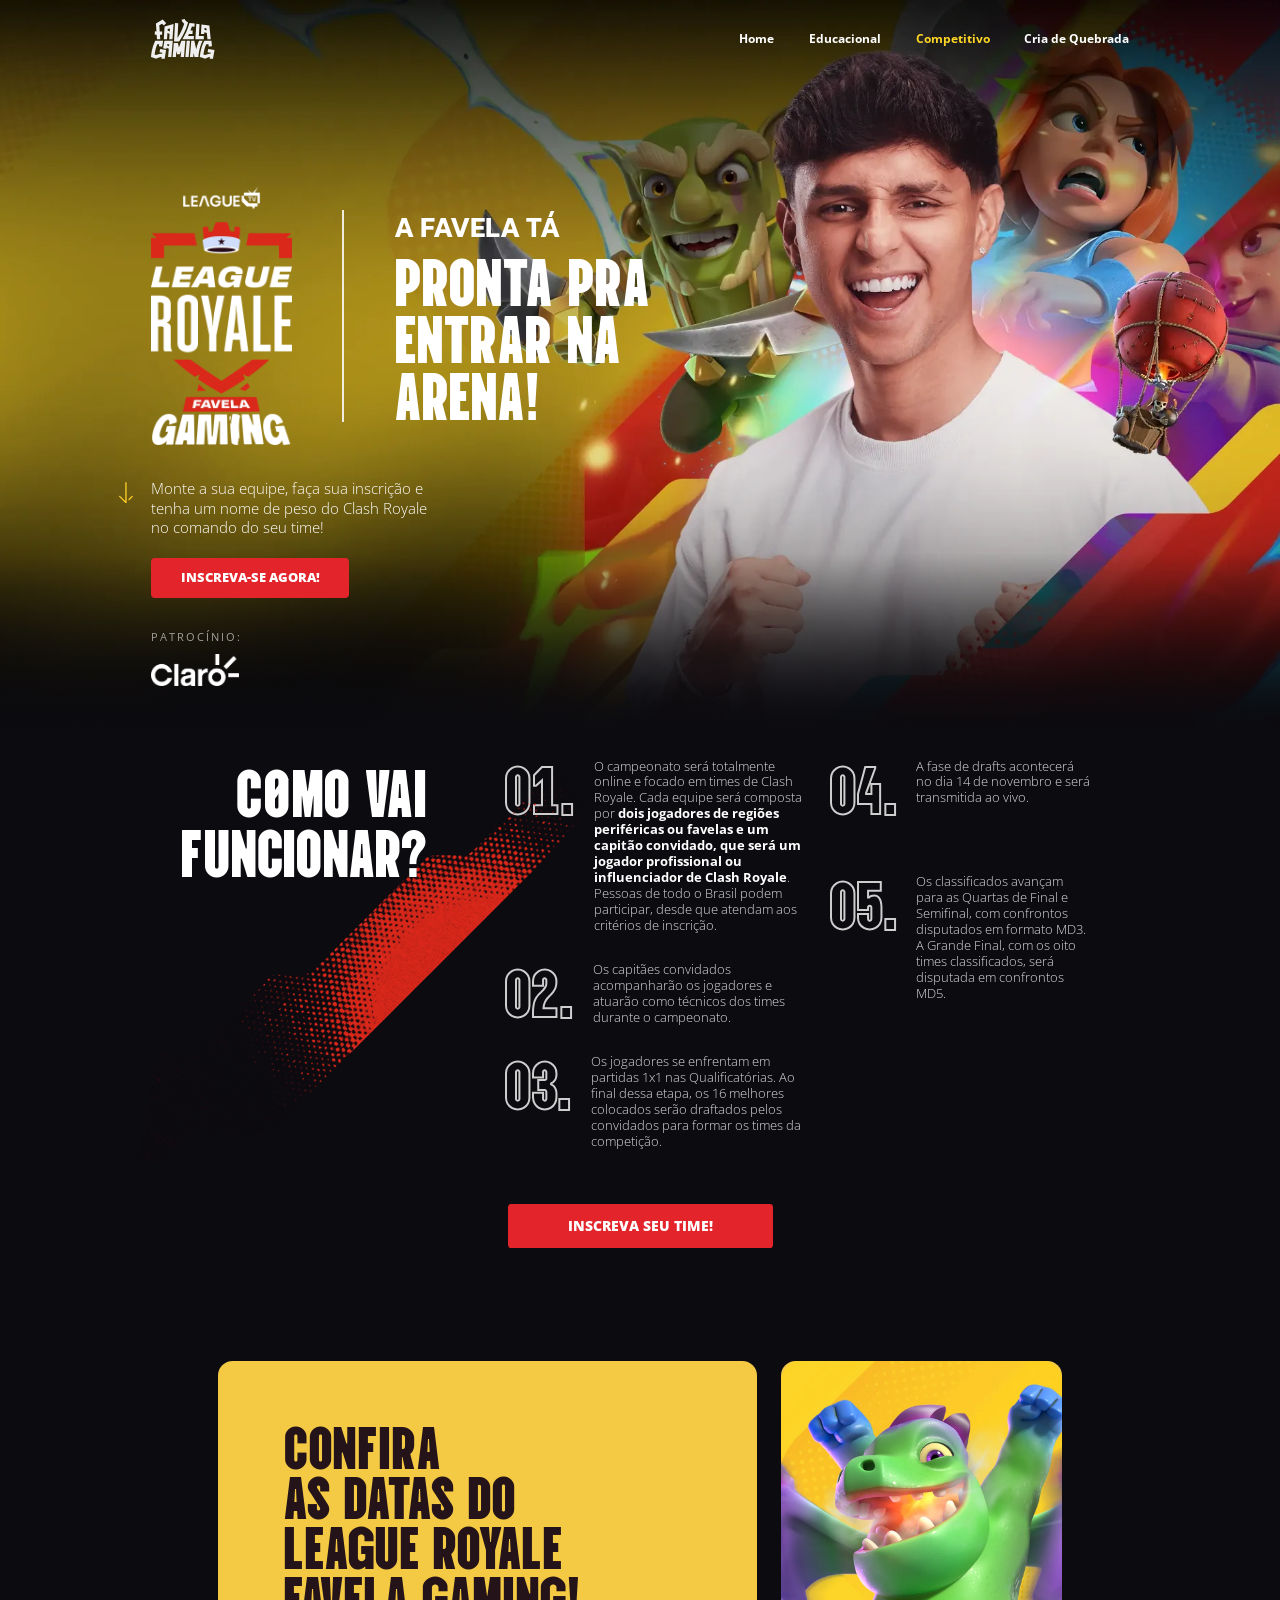
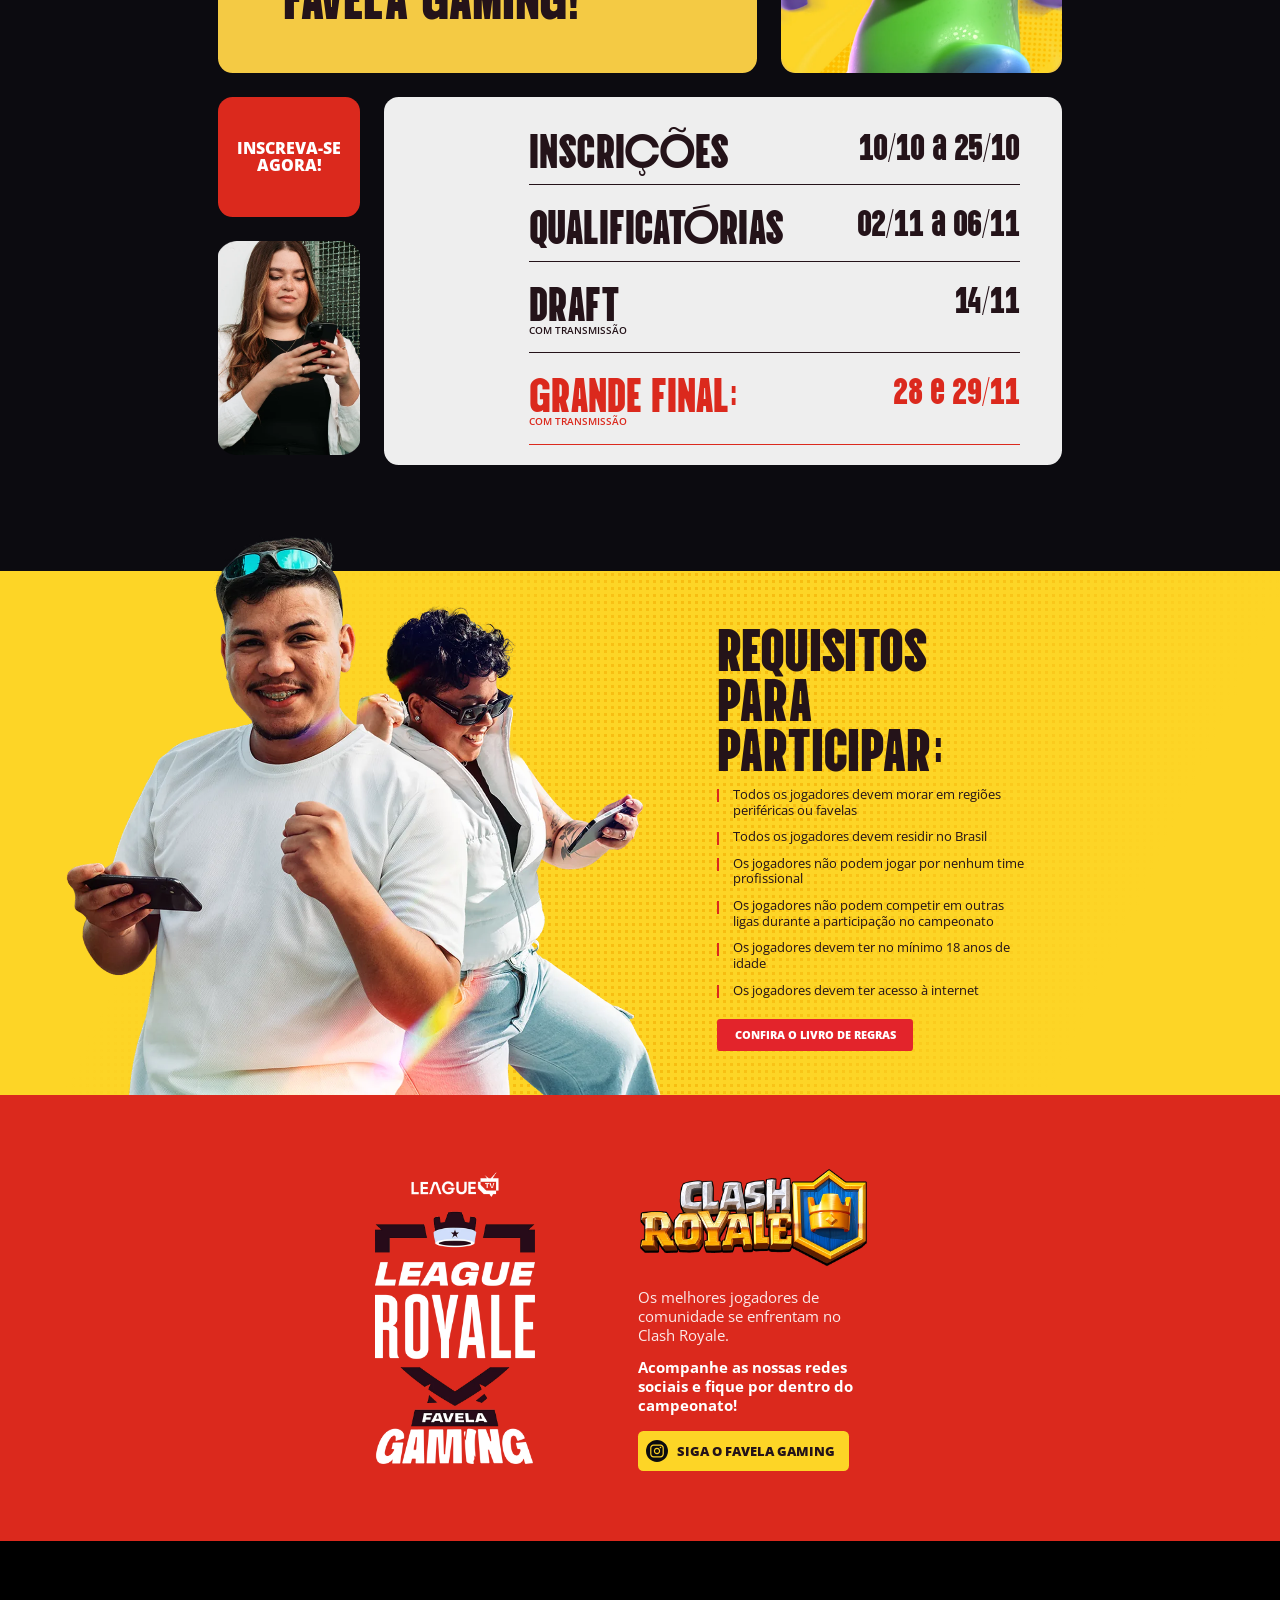
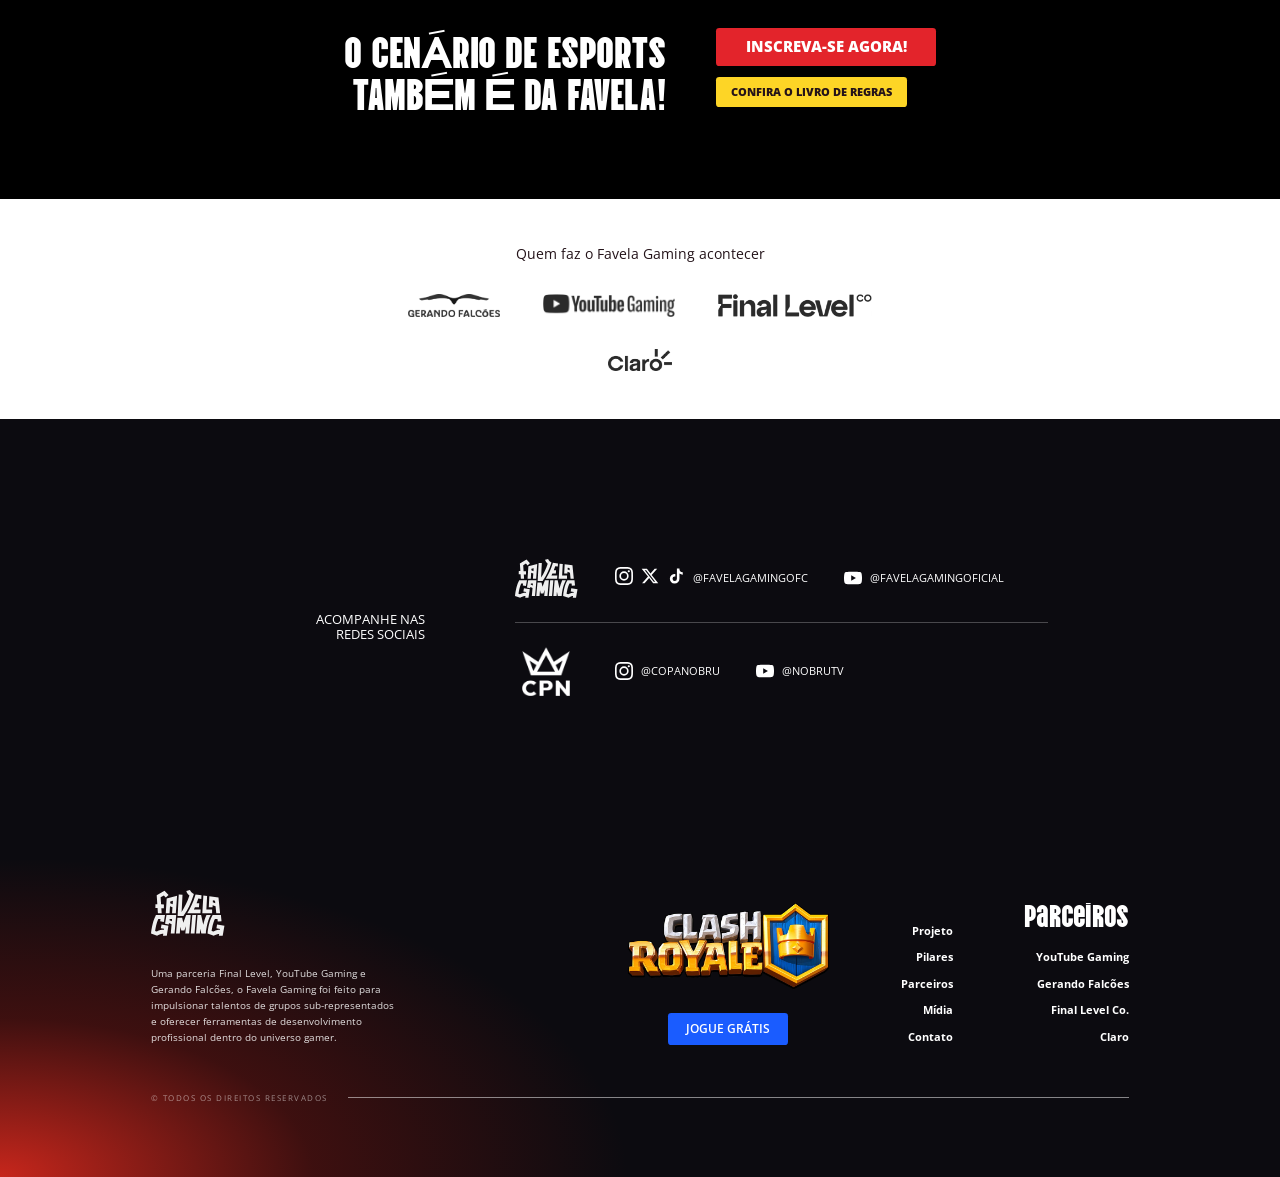
<file: cup/index.html>
<!doctype html>
<html lang="pt-BR">
<head>
  <meta charset="utf-8">
  <meta name="viewport" content="width=device-width, initial-scale=1">
  <script>
    // Garante que os caminhos relativos funcionem também em ".../cup" (sem barra no final)
    (function () {
      var p = location.pathname;
      if (!/\/$/.test(p) && !/\.html?$/.test(p)) document.write('<base href="' + p + '/">');
    })();
  </script>
  <title>Competitivo | League Royale Favela Gaming</title>
  <meta name="description" content="Monte a sua equipe, faça sua inscrição e tenha um nome de peso do Clash Royale no comando do seu time! Campeonato online League Royale Favela Gaming.">
  <link rel="icon" href="assets/logo-favela-gaming.svg" type="image/svg+xml">
  <link rel="preconnect" href="https://fonts.googleapis.com">
  <link rel="preconnect" href="https://fonts.gstatic.com" crossorigin>
  <link href="https://fonts.googleapis.com/css2?family=Vina+Sans&family=Kanit:wght@400;600;800&family=Open+Sans:wght@300;400;600;700;800&display=swap" rel="stylesheet">
  <link rel="stylesheet" href="css/style.css?v=202610091757">
</head>
<body>

  <!-- ===================== HEADER ===================== -->
  <header class="header">
    <div class="container header__inner">
      <a href="https://favelagaming.gg/" class="header__logo" aria-label="Favela Gaming">
        <img src="assets/logo-favela-gaming.svg" alt="Favela Gaming" data-label="logo-favela-gaming.svg">
      </a>
      <button class="header__toggle" aria-label="Abrir menu" aria-expanded="false" aria-controls="menu">
        <span></span><span></span><span></span>
      </button>
      <nav class="header__nav" id="menu">
        <a href="https://favelagaming.gg/">Home</a>
        <a href="https://favelagaming.gg/educacional">Educacional</a>
        <a href="https://favelagaming.gg/cup" class="is-active" aria-current="page">Competitivo</a>
        <a href="https://favelagaming.gg/cria">Cria de Quebrada</a>
      </nav>
    </div>
  </header>

  <main>
    <!-- ===================== HERO ===================== -->
    <section class="hero">
      <div class="container hero__content">
        <div class="hero__brand">
          <img class="hero__league" src="assets/logo-league-royale.webp" alt="League Royale Favela Gaming" data-label="logo-league-royale.webp">
          <span class="hero__divider" aria-hidden="true"></span>
          <h1 class="hero__title"><small>A favela tá</small> pronta pra entrar na arena!</h1>
        </div>
        <p class="hero__text">
          <svg class="hero__arrow" viewBox="0 0 21 32" width="21" height="32" fill="none" aria-hidden="true"><path d="M1.05 21.56 10.44 30.95V1.05" stroke="#FCCF27" stroke-width="2" stroke-linecap="round" stroke-linejoin="round"/><path d="M19.84 21.56 15.14 26.26" stroke="#FCCF27" stroke-width="2" stroke-linecap="round" stroke-linejoin="round"/></svg>
          Monte a sua equipe, faça sua inscrição e tenha um nome de peso do Clash Royale no comando do seu time!
        </p>
        <a href="https://docs.google.com/forms/d/e/1FAIpQLSey7lpM0vfxzBYxNLNa3rrnJIbP2X_q4BGfcj9vAVyHAKQ-5A/viewform" target="_blank" rel="noopener" class="btn btn--red">Inscreva-se agora!</a>
        <div class="hero__sponsor">
          <span>Patrocínio:</span>
          <a href="https://www.claro.com.br/" target="_blank" rel="noopener"><img class="logo-white" src="assets/logo-claro.webp" alt="Claro" data-label="logo-claro.webp"></a>
        </div>
      </div>
    </section>

    <!-- ===================== COMO VAI FUNCIONAR ===================== -->
    <section class="how" id="como-funciona">
      <div class="container how__grid">
        <div class="how__head">
          <h2 class="title title--xl">C<span class="o-slash">o</span>mo vai<br>funcionar?</h2>
          <img class="how__stripe" src="assets/faixa-como-funciona.webp" alt="" aria-hidden="true">
        </div>
        <ol class="how__steps">
          <li><span class="how__num">01.</span><p>O campeonato será totalmente online e focado em times de Clash Royale. Cada equipe será composta por <strong>dois jogadores de regiões periféricas ou favelas e um capitão convidado, que será um jogador profissional ou influenciador de Clash Royale</strong>. Pessoas de todo o Brasil podem participar, desde que atendam aos critérios de inscrição.</p></li>
          <li><span class="how__num">02.</span><p>Os capitães convidados acompanharão os jogadores e atuarão como técnicos dos times durante o campeonato.</p></li>
          <li><span class="how__num">03.</span><p>Os jogadores se enfrentam em partidas 1x1 nas Qualificatórias. Ao final dessa etapa, os 16 melhores colocados serão draftados pelos convidados para formar os times da competição.</p></li>
          <li><span class="how__num">04.</span><p>A fase de drafts acontecerá no dia 14 de novembro e será transmitida ao vivo.</p></li>
          <li><span class="how__num">05.</span><p>Os classificados avançam para as Quartas de Final e Semifinal, com confrontos disputados em formato MD3. A Grande Final, com os oito times classificados, será disputada em confrontos MD5.</p></li>
        </ol>
      </div>
      <div class="center">
        <a href="https://docs.google.com/forms/d/e/1FAIpQLSey7lpM0vfxzBYxNLNa3rrnJIbP2X_q4BGfcj9vAVyHAKQ-5A/viewform" target="_blank" rel="noopener" class="btn btn--red btn--lg">Inscreva seu time!</a>
      </div>
    </section>

    <!-- ===================== DATAS ===================== -->
    <section class="dates" id="datas">
      <div class="container dates__grid">
        <div class="card card--yellow dates__intro">
          <h2 class="title title--lg">Confira<br>as datas do<br>League Royale<br>Favela Gaming!</h2>
        </div>
        <div class="card dates__dragon">
          <img src="assets/dragao.webp" alt="Bebê dragão do Clash Royale comemorando" data-label="dragao.webp" loading="lazy">
        </div>
        <div class="dates__side">
          <a href="https://docs.google.com/forms/d/e/1FAIpQLSey7lpM0vfxzBYxNLNa3rrnJIbP2X_q4BGfcj9vAVyHAKQ-5A/viewform" target="_blank" rel="noopener" class="card card--red dates__cta">Inscreva-se agora!</a>
          <div class="card dates__photo">
            <img src="assets/menina-celular.webp" alt="Jogadora usando o celular" data-label="menina-celular.webp" loading="lazy">
          </div>
        </div>
        <div class="card card--light dates__table">
          <dl>
            <div class="dates__row"><dt>Inscrições</dt><dd>10/10 a 25/10</dd></div>
            <div class="dates__row"><dt>Qualificatórias</dt><dd>02/11 a 06/11</dd></div>
            <div class="dates__row"><dt>Draft <small>com transmissão</small></dt><dd>14/11</dd></div>
            <div class="dates__row dates__row--final"><dt>Grande final: <small>com transmissão</small></dt><dd>28 e 29/11</dd></div>
          </dl>
        </div>
      </div>
    </section>

    <!-- ===================== REQUISITOS ===================== -->
    <section class="reqs" id="requisitos">
      <div class="container reqs__grid">
        <div class="reqs__art">
          <img src="assets/requisitos-jogadores.webp" alt="Dois jogadores comemorando com o celular na mão" data-label="requisitos-jogadores.webp" loading="lazy">
        </div>
        <div class="reqs__content">
          <h2 class="title title--lg">Requisitos<br>para<br>participar:</h2>
          <ul class="reqs__list">
            <li>Todos os jogadores devem morar em regiões periféricas ou favelas</li>
            <li>Todos os jogadores devem residir no Brasil</li>
            <li>Os jogadores não podem jogar por nenhum time profissional</li>
            <li>Os jogadores não podem competir em outras ligas durante a participação no campeonato</li>
            <li>Os jogadores devem ter no mínimo 18 anos de idade</li>
            <li>Os jogadores devem ter acesso à internet</li>
          </ul>
          <a href="https://docs.google.com/document/d/1DY65qshKJvCwTbWOJ-pkZwqdz-B3n3Fq/edit?usp=sharing&amp;ouid=110179155121989752131&amp;rtpof=true&amp;sd=true" target="_blank" rel="noopener" class="btn btn--red btn--sm">Confira o livro de regras</a>
        </div>
      </div>
    </section>

    <!-- ===================== CLASH ROYALE ===================== -->
    <section class="clash">
      <div class="container clash__grid">
        <img class="clash__league" src="assets/logo-league-royale-escuro.webp" alt="League Royale Favela Gaming" data-label="logo-league-royale-escuro.webp" loading="lazy">
        <div class="clash__content">
          <img class="clash__logo" src="assets/logo-clash-royale.webp" alt="Clash Royale" data-label="logo-clash-royale.webp" loading="lazy">
          <p>Os melhores jogadores de comunidade se enfrentam no Clash Royale.</p>
          <p><strong>Acompanhe as nossas redes sociais e fique por dentro do campeonato!</strong></p>
          <a href="https://www.instagram.com/favelagamingofc/" target="_blank" rel="noopener" class="btn btn--yellow btn--sm btn--icon">
            <img src="assets/icone-instagram-redondo.svg" alt="" width="32" height="32">
            Siga o Favela Gaming
          </a>
        </div>
      </div>
    </section>

    <!-- ===================== CTA ===================== -->
    <section class="cta" id="inscricao">
      <div class="container cta__inner">
        <h2 class="title title--md">O cenário de esports<br>também é da favela!</h2>
        <div class="cta__buttons">
          <a href="https://docs.google.com/forms/d/e/1FAIpQLSey7lpM0vfxzBYxNLNa3rrnJIbP2X_q4BGfcj9vAVyHAKQ-5A/viewform" target="_blank" rel="noopener" class="btn btn--red btn--lg">Inscreva-se agora!</a>
          <a href="https://docs.google.com/document/d/1DY65qshKJvCwTbWOJ-pkZwqdz-B3n3Fq/edit?usp=sharing&amp;ouid=110179155121989752131&amp;rtpof=true&amp;sd=true" target="_blank" rel="noopener" class="btn btn--yellow btn--sm">Confira o livro de regras</a>
        </div>
      </div>
    </section>

    <!-- ===================== PARCEIROS ===================== -->
    <section class="partners" id="parceiros">
      <div class="container">
        <p class="partners__title">Quem faz o Favela Gaming acontecer</p>
        <ul class="partners__logos">
          <li><a href="https://gerandofalcoes.com/" target="_blank" rel="noopener"><img src="assets/logo-gerando-falcoes.webp" alt="Gerando Falcões" data-label="logo-gerando-falcoes.webp" loading="lazy"></a></li>
          <li><a href="https://www.youtube.com/@YouTubeBrasil" target="_blank" rel="noopener"><img src="assets/logo-youtube-gaming.webp" alt="YouTube Gaming" data-label="logo-youtube-gaming.webp" loading="lazy"></a></li>
          <li><a href="https://finallevel.com.br/" target="_blank" rel="noopener"><img src="assets/logo-final-level.webp" alt="Final Level Co." data-label="logo-final-level.webp" loading="lazy"></a></li>
          <li class="partners__break"><a href="https://www.claro.com.br/" target="_blank" rel="noopener"><img src="assets/logo-claro.webp" alt="Claro" data-label="logo-claro.webp" loading="lazy"></a></li>
        </ul>
      </div>
    </section>
  </main>

  <!-- ===================== FOOTER ===================== -->
  <footer class="footer">
    <div class="container">
      <div class="social">
        <p class="social__label">Acompanhe nas<br>redes sociais</p>
        <div class="social__rows">
          <div class="social__row">
            <img class="social__brand" src="assets/logo-favela-gaming.svg" alt="Favela Gaming" data-label="logo-favela-gaming.svg">
            <div class="social__links">
              <span class="social__group">
                <a href="https://www.instagram.com/favelagamingofc/" target="_blank" rel="noopener" aria-label="Instagram"><svg viewBox="0 0 24 24"><use href="#i-instagram"/></svg></a>
                <a href="https://twitter.com/favelagamingofc" target="_blank" rel="noopener" aria-label="X"><svg viewBox="0 0 24 24"><use href="#i-x"/></svg></a>
                <a href="https://www.tiktok.com/@favelagamingofc" target="_blank" rel="noopener" aria-label="TikTok"><svg viewBox="0 0 24 24"><use href="#i-tiktok"/></svg></a>
                <span>@favelagamingofc</span>
              </span>
              <a class="social__group" href="https://www.youtube.com/@FavelaGamingOficial" target="_blank" rel="noopener">
                <svg viewBox="0 0 24 24" aria-hidden="true"><use href="#i-youtube"/></svg>
                <span>@favelagamingoficial</span>
              </a>
            </div>
          </div>
          <div class="social__row">
            <img class="social__brand" src="assets/logo-cpn.webp" alt="CPN" data-label="logo-cpn.webp" loading="lazy">
            <div class="social__links">
              <a class="social__group" href="https://www.instagram.com/copanobru/" target="_blank" rel="noopener">
                <svg viewBox="0 0 24 24" aria-hidden="true"><use href="#i-instagram"/></svg>
                <span>@copanobru</span>
              </a>
              <a class="social__group" href="https://www.youtube.com/@NobruTV" target="_blank" rel="noopener">
                <svg viewBox="0 0 24 24" aria-hidden="true"><use href="#i-youtube"/></svg>
                <span>@nobrutv</span>
              </a>
            </div>
          </div>
        </div>
      </div>

      <div class="footer__main">
        <div class="footer__about">
          <img src="assets/logo-favela-gaming.svg" alt="Favela Gaming" data-label="logo-favela-gaming.svg">
          <p>Uma parceria Final Level, YouTube Gaming e Gerando Falcões, o Favela Gaming foi feito para impulsionar talentos de grupos sub-representados e oferecer ferramentas de desenvolvimento profissional dentro do universo gamer.</p>
        </div>
        <div class="footer__clash">
          <img src="assets/logo-clash-royale.webp" alt="Clash Royale" data-label="logo-clash-royale.webp" loading="lazy">
          <a href="https://clashroyale.com" target="_blank" rel="noopener" class="btn btn--blue btn--sm">Jogue grátis</a>
        </div>
        <nav class="footer__nav" aria-label="Rodapé">
          <!-- TODO: trocar pelas âncoras das seções da home (ex.: https://favelagaming.gg/#projeto) -->
          <a href="https://favelagaming.gg/">Projeto</a>
          <a href="https://favelagaming.gg/">Pilares</a>
          <a href="#parceiros">Parceiros</a>
          <a href="https://favelagaming.gg/">Mídia</a>
          <a href="https://favelagaming.gg/">Contato</a>
        </nav>
        <div class="footer__partners">
          <h3>Parceiros</h3>
          <a href="https://www.youtube.com/@YouTubeBrasil" target="_blank" rel="noopener">YouTube Gaming</a>
          <a href="https://gerandofalcoes.com/" target="_blank" rel="noopener">Gerando Falcões</a>
          <a href="https://finallevel.com.br/" target="_blank" rel="noopener">Final Level Co.</a>
          <a href="https://www.claro.com.br/" target="_blank" rel="noopener">Claro</a>
        </div>
      </div>

      <div class="footer__bottom">
        <span>© Todos os direitos reservados</span>
      </div>
    </div>
  </footer>

  <!-- Ícones -->
  <svg width="0" height="0" style="position:absolute" aria-hidden="true">
    <symbol id="i-instagram" viewBox="0 0 24 24"><path fill="currentColor" d="M12 2.2c3.2 0 3.6 0 4.8.1 3.3.1 4.8 1.7 4.9 4.9.1 1.3.1 1.6.1 4.8s0 3.6-.1 4.8c-.1 3.2-1.7 4.8-4.9 4.9-1.3.1-1.6.1-4.8.1s-3.6 0-4.8-.1c-3.3-.1-4.8-1.7-4.9-4.9C2.2 15.6 2.2 15.2 2.2 12s0-3.6.1-4.8C2.4 3.9 3.9 2.4 7.2 2.3 8.4 2.2 8.8 2.2 12 2.2zM12 0C8.7 0 8.3 0 7.1.1 2.7.3.3 2.7.1 7.1 0 8.3 0 8.7 0 12s0 3.7.1 4.9c.2 4.4 2.6 6.8 7 7 1.2.1 1.6.1 4.9.1s3.7 0 4.9-.1c4.4-.2 6.8-2.6 7-7 .1-1.2.1-1.6.1-4.9s0-3.7-.1-4.9c-.2-4.4-2.6-6.8-7-7C15.7 0 15.3 0 12 0zm0 5.8a6.2 6.2 0 1 0 0 12.4 6.2 6.2 0 0 0 0-12.4zM12 16a4 4 0 1 1 0-8 4 4 0 0 1 0 8zm6.4-11.8a1.4 1.4 0 1 0 0 2.9 1.4 1.4 0 0 0 0-2.9z"/></symbol>
    <symbol id="i-x" viewBox="0 0 24 24"><path fill="currentColor" d="M18.2 2.3h3.4l-7.4 8.4L23 21.7h-6.8l-5.3-7-6.1 7H1.4l7.9-9L.9 2.3h7l4.8 6.4 5.5-6.4zm-1.2 17.4h1.9L6.9 4.2H4.9l12.1 15.5z"/></symbol>
    <symbol id="i-tiktok" viewBox="0 0 24 24"><path fill="currentColor" d="M16.6 2h-3.4v13.6a2.9 2.9 0 1 1-2.9-2.9c.3 0 .6 0 .8.1V9.3a6.4 6.4 0 1 0 5.5 6.3V8.8A8 8 0 0 0 21 10.3V6.9a4.6 4.6 0 0 1-4.4-4.9z"/></symbol>
    <symbol id="i-youtube" viewBox="0 0 24 24"><path fill="currentColor" d="M23.5 6.2a3 3 0 0 0-2.1-2.1C19.5 3.6 12 3.6 12 3.6s-7.5 0-9.4.5A3 3 0 0 0 .5 6.2 31 31 0 0 0 0 12a31 31 0 0 0 .5 5.8 3 3 0 0 0 2.1 2.1c1.9.5 9.4.5 9.4.5s7.5 0 9.4-.5a3 3 0 0 0 2.1-2.1A31 31 0 0 0 24 12a31 31 0 0 0-.5-5.8zM9.6 15.6V8.4l6.3 3.6-6.3 3.6z"/></symbol>
  </svg>

  <script src="js/main.js?v=202610091757"></script>
</body>
</html>
</file>
<file: cup/css/style.css>
/* =========================================================
   League Royale Favela Gaming — Competitivo (/cup)

   Medidas tiradas do frame de 1920px do Figma.
   --s = 1px em telas de 1920px ou mais e encolhe proporcionalmente
   abaixo disso, então "calc(95 * var(--s))" = 95px do Figma.
   ========================================================= */

:root {
  --dark: #0c0b10;
  --black: #000;
  --white: #fff;
  --light: #eeeeee;
  --yellow: #fdd526;
  --yellow-card: #f4ca44;
  --red: #db291d;
  --red-btn: #e3242b;
  --blue: #1a5cff;
  --ink: #241319;

  --font-title: "Vina Sans", "Anton", Impact, sans-serif;
  --font-kanit: "Kanit", "Open Sans", sans-serif;
  --font-body: "Open Sans", system-ui, sans-serif;

  --s: min(1px, calc(100vw / 1920));
  --radius: calc(22 * var(--s));
}

*, *::before, *::after { box-sizing: border-box; }

html { scroll-behavior: smooth; }

body {
  margin: 0;
  background: var(--dark);
  color: var(--white);
  font-family: var(--font-body);
  font-size: max(14px, calc(17 * var(--s)));
  line-height: 1.45;
  -webkit-font-smoothing: antialiased;
}

img { display: block; max-width: 100%; height: auto; }
a { color: inherit; text-decoration: none; }
p { margin: 0; }

.container {
  width: 100%;
  max-width: calc(1468 * var(--s) + 48px);
  margin: 0 auto;
  padding: 0 24px;
}

.center { text-align: center; }

/* ---------- Títulos ---------- */
.title {
  margin: 0;
  font-family: var(--font-title);
  font-weight: 400;
  text-transform: uppercase;
  line-height: .88;
}
.title--xl { font-size: calc(100 * var(--s)); }
.title--lg { font-size: calc(92 * var(--s)); }
.title--md { font-size: calc(66 * var(--s)); line-height: .92; }

/* O cortado do "CØMO" */
.o-slash { position: relative; display: inline-block; }
.o-slash::after {
  content: "";
  position: absolute;
  left: -6%; right: -6%;
  top: 50%;
  height: .07em;
  background: currentColor;
  transform: rotate(-55deg);
}

/* ---------- Botões ---------- */
.btn {
  display: inline-flex;
  align-items: center;
  justify-content: center;
  gap: calc(10 * var(--s));
  height: max(36px, calc(43 * var(--s)));
  padding: 0 calc(40 * var(--s));
  border-radius: calc(5 * var(--s));
  font-family: var(--font-body);
  font-weight: 800;
  font-size: max(12px, calc(15 * var(--s)));
  text-transform: uppercase;
  white-space: nowrap;
  transition: transform .15s ease, filter .15s ease;
}
.btn:hover { transform: translateY(-2px); filter: brightness(1.08); }
.btn--red { background: var(--red-btn); color: var(--white); }
.btn--yellow { background: var(--yellow); color: var(--ink); }
.btn--blue { background: var(--blue); color: var(--white); font-weight: 600; }
.btn--icon { padding-left: calc(12 * var(--s)); }
.btn--icon svg, .btn--icon img { width: max(22px, calc(32 * var(--s))); height: auto; }

/* ---------- Placeholder de imagem que ainda não existe ---------- */
.img-missing {
  display: flex;
  align-items: center;
  justify-content: center;
  min-height: 60px;
  padding: 8px;
  border: 2px dashed currentColor;
  border-radius: 8px;
  font: 600 12px/1.3 var(--font-body);
  text-align: center;
  opacity: .55;
}

/* =========================================================
   HEADER
   ========================================================= */
.header {
  position: absolute;
  inset: 0 0 auto 0;
  z-index: 10;
  padding-top: calc(29 * var(--s));
}
.header__inner { display: flex; align-items: center; justify-content: space-between; }
.header__logo img { width: max(64px, calc(95 * var(--s))); }
.header__nav { display: flex; gap: calc(52 * var(--s)); }
.header__nav a {
  font-size: max(12px, calc(15 * var(--s)));
  font-weight: 700;
  transition: color .15s;
}
.header__nav a:hover, .header__nav a.is-active { color: var(--yellow); }
.header__toggle {
  display: none;
  position: relative;
  z-index: 2;
  width: 36px; height: 36px;
  padding: 0;
  background: none;
  border: 0;
  cursor: pointer;
}
.header__toggle span {
  position: absolute;
  left: 4px; right: 4px;
  height: 2px;
  background: var(--white);
  transition: transform .25s ease, opacity .2s ease, top .25s ease;
}
.header__toggle span:nth-child(1) { top: 9px; }
.header__toggle span:nth-child(2) { top: 17px; }
.header__toggle span:nth-child(3) { top: 25px; }
.header__toggle[aria-expanded="true"] span { height: 1.5px; }
.header__toggle[aria-expanded="true"] span:nth-child(1) { top: 17px; transform: rotate(45deg); }
.header__toggle[aria-expanded="true"] span:nth-child(2) { opacity: 0; }
.header__toggle[aria-expanded="true"] span:nth-child(3) { top: 17px; transform: rotate(-45deg); }
.header__logo { position: relative; z-index: 2; }
body.menu-open { overflow: hidden; }

/* =========================================================
   HERO
   ========================================================= */
.hero {
  position: relative;
  overflow: hidden;
  min-height: calc(1080 * var(--s));
  padding: calc(281 * var(--s)) 0 calc(70 * var(--s));
  background:
    linear-gradient(180deg, rgba(12,11,16,0) 75%, var(--dark) 100%),
    url("../assets/hero-bg.webp") center top / cover no-repeat,
    var(--dark);
}
.hero__content { position: relative; z-index: 1; }
.hero__brand { display: flex; align-items: center; gap: calc(75 * var(--s)); }
.hero__league { width: calc(212 * var(--s)); }
.hero__divider { align-self: center; width: 2px; height: calc(318 * var(--s)); background: rgba(255,255,255,.85); }
.hero__title {
  margin: 0;
  max-width: calc(400 * var(--s));
  font-family: var(--font-title);
  font-weight: 400;
  font-size: calc(102 * var(--s));
  line-height: .84;
  text-transform: uppercase;
}
.hero__title small {
  display: block;
  margin-bottom: calc(10 * var(--s));
  font-family: var(--font-kanit);
  font-weight: 600;
  font-size: calc(42 * var(--s));
  line-height: 1;
}
.hero__text {
  position: relative;
  max-width: calc(445 * var(--s));
  margin: calc(52 * var(--s)) 0 calc(30 * var(--s));
  font-size: max(14px, calc(23 * var(--s)));
  font-weight: 300;
  line-height: 1.27;
}
.hero__arrow {
  position: absolute;
  left: calc(-47 * var(--s));
  top: calc(4 * var(--s));
  width: max(14px, calc(21 * var(--s)));
  height: auto;
}
.hero__content > .btn { min-width: calc(298 * var(--s)); height: max(40px, calc(48 * var(--s))); font-size: max(13px, calc(16 * var(--s))); border-radius: calc(6 * var(--s)); }
.hero__sponsor { margin-top: calc(48 * var(--s)); }
.hero__sponsor span {
  display: block;
  margin-bottom: calc(14 * var(--s));
  font-size: max(10px, calc(16 * var(--s)));
  letter-spacing: 2px;
  text-transform: uppercase;
  opacity: .6;
}
.hero__sponsor a { display: inline-block; }
.hero__sponsor img { width: calc(132 * var(--s)); }
.logo-white { filter: brightness(0) invert(1); }

/* =========================================================
   COMO VAI FUNCIONAR
   ========================================================= */
.how { position: relative; padding: calc(30 * var(--s)) 0 calc(170 * var(--s)); }
.how__grid {
  display: grid;
  grid-template-columns: calc(415 * var(--s)) 1fr;
  gap: calc(115 * var(--s));
}
.how__head { position: relative; text-align: right; }
.how__head .title { position: relative; z-index: 1; line-height: .9; }
.how__stripe {
  position: absolute;
  left: calc(-20 * var(--s));
  top: calc(-5 * var(--s));
  width: calc(736 * var(--s));
  max-width: none;
  pointer-events: none;
}
.how__steps {
  list-style: none;
  margin: 0;
  padding: 0;
  columns: 2;
  column-gap: calc(36 * var(--s));
  max-width: calc(1000 * var(--s));
}
.how__steps li {
  display: flex;
  gap: calc(28 * var(--s));
  margin-bottom: calc(42 * var(--s));
  break-inside: avoid;
}
.how__steps li:nth-child(4) { break-before: column; margin-bottom: calc(94 * var(--s)); }
.how__steps li:nth-child(n+4) p { max-width: calc(262 * var(--s)); }
.how__num {
  flex: 0 0 calc(103 * var(--s));
  font-family: var(--font-title);
  font-size: calc(100 * var(--s));
  line-height: .8;
  color: transparent;
  -webkit-text-stroke: 2px rgba(255,255,255,.8);
}
.how__steps p {
  max-width: calc(330 * var(--s));
  font-size: max(13px, calc(20 * var(--s)));
  font-weight: 300;
  line-height: 1.2;
  color: rgba(255,255,255,.85);
}
.how__steps strong { color: var(--white); font-weight: 700; }
.how .center { margin-top: calc(40 * var(--s)); }
.how .center .btn { height: calc(62 * var(--s)); min-height: 44px; padding: 0 calc(90 * var(--s)); font-size: max(14px, calc(20 * var(--s))); }

/* =========================================================
   DATAS
   ========================================================= */
.dates { padding: 0 0 calc(160 * var(--s)); }
.dates__grid {
  max-width: calc(1266 * var(--s) + 48px);
  display: grid;
  grid-template-columns: calc(213 * var(--s)) 1fr calc(422 * var(--s));
  grid-template-rows: calc(468 * var(--s)) auto;
  grid-template-areas:
    "intro intro dragon"
    "side  table table";
  gap: calc(36 * var(--s));
}
.card { border-radius: var(--radius); overflow: hidden; }
.card--yellow { background: var(--yellow-card); color: var(--ink); }
.card--red { background: var(--red); color: var(--white); }
.card--light { background: var(--light); color: var(--ink); }

.dates__intro { grid-area: intro; padding: 0 calc(98 * var(--s)); display: flex; align-items: center; }
.dates__intro .title { line-height: .82; }
.dates__dragon { grid-area: dragon; background: var(--yellow-card); }
.dates__dragon img { width: 100%; height: 100%; object-fit: cover; }
.dates__side { grid-area: side; display: flex; flex-direction: column; gap: calc(36 * var(--s)); }
.dates__cta {
  display: flex;
  align-items: center;
  justify-content: center;
  height: calc(180 * var(--s));
  padding: 16px;
  text-align: center;
  font-weight: 800;
  font-size: max(12px, calc(24 * var(--s)));
  line-height: 1.1;
  text-transform: uppercase;
  transition: filter .15s;
}
.dates__cta:hover { filter: brightness(1.1); }
.dates__photo { height: calc(321 * var(--s)); }
.dates__photo img { width: 100%; height: 100%; object-fit: cover; }

.dates__table {
  grid-area: table;
  padding: calc(18 * var(--s)) calc(63 * var(--s)) calc(30 * var(--s)) calc(217 * var(--s));
  display: flex;
  align-items: center;
}
.dates__table dl { width: 100%; margin: 0; }
.dates__row {
  display: flex;
  justify-content: space-between;
  align-items: flex-start;
  gap: 16px;
  padding: calc(30 * var(--s)) 0 calc(26 * var(--s));
  border-bottom: 1px solid var(--ink);
  font-family: var(--font-title);
  text-transform: uppercase;
}
.dates__row--final { border-bottom-color: var(--red); }
.dates__row dt { font-size: calc(71 * var(--s)); line-height: .8; }
.dates__row dd { margin: 0; font-size: calc(56 * var(--s)); line-height: .8; white-space: nowrap; text-transform: none; }
.dates__row small {
  display: block;
  margin-top: calc(8 * var(--s));
  font-family: var(--font-body);
  font-weight: 600;
  font-size: max(9px, calc(15 * var(--s)));
  line-height: 1;
}
.dates__row--final { color: var(--red); }

/* =========================================================
   REQUISITOS
   ========================================================= */
.reqs {
  position: relative;
  background:
    radial-gradient(circle, rgba(242,170,0,.55) 1.5px, transparent 1.8px) 0 0 / 7px 7px,
    var(--yellow);
  color: var(--ink);
}
.reqs::before {
  /* deixa a retícula só em algumas áreas */
  content: "";
  position: absolute;
  inset: 0;
  background: linear-gradient(115deg, var(--yellow) 20%, transparent 45%, transparent 60%, var(--yellow) 85%);
}
.reqs__grid {
  position: relative;
  display: grid;
  grid-template-columns: calc(850 * var(--s)) 1fr;
  gap: 0;
  min-height: calc(785 * var(--s));
}
.reqs__art {
  position: relative;
  align-self: end;
  margin: calc(-80 * var(--s)) 0 0 calc(-150 * var(--s));
}
.reqs__art img { width: calc(940 * var(--s)); max-width: none; }
.reqs__content { padding: calc(71 * var(--s)) 0 calc(60 * var(--s)); }
.reqs__content .title { margin-bottom: calc(26 * var(--s)); line-height: .82; }
.reqs__list { list-style: none; margin: 0 0 calc(30 * var(--s)); padding: 0 0 0 calc(23 * var(--s)); max-width: calc(470 * var(--s)); }
.reqs__list li {
  position: relative;
  margin-bottom: calc(16 * var(--s));
  font-size: max(13px, calc(18 * var(--s)));
  line-height: 1.22;
}
.reqs__list li::before {
  content: "";
  position: absolute;
  left: calc(-23 * var(--s)); top: .2em;
  width: 2px; height: 1em;
  background: var(--red);
}
.reqs__content .btn { height: calc(36 * var(--s)); min-height: 32px; width: calc(294 * var(--s)); padding: 0; font-size: max(11px, calc(14 * var(--s))); }

/* =========================================================
   CLASH ROYALE
   ========================================================= */
.clash { background: var(--red); padding: calc(105 * var(--s)) 0; }
.clash__grid {
  display: flex;
  align-items: center;
  justify-content: center;
  gap: calc(154 * var(--s));
  padding-right: calc(90 * var(--s));
}
.clash__league { width: calc(240 * var(--s)); }
.clash__content { width: calc(346 * var(--s)); }
.clash__logo { width: calc(346 * var(--s)); margin-bottom: calc(26 * var(--s)); }
.clash__content p { font-size: max(13px, calc(22 * var(--s))); line-height: 1.3; margin-bottom: calc(20 * var(--s)); color: rgba(255,255,255,.9); }
.clash__content strong { color: var(--white); }
.clash__content .btn { height: calc(55 * var(--s)); min-height: 40px; width: calc(316 * var(--s)); padding: 0 0 0 calc(12 * var(--s)); gap: calc(14 * var(--s)); justify-content: flex-start; border-radius: calc(8 * var(--s)); font-size: max(13px, calc(18 * var(--s))); margin-top: calc(4 * var(--s)); }

/* =========================================================
   CTA
   ========================================================= */
.cta { background: var(--black); padding: calc(130 * var(--s)) 0; }
.cta__inner {
  display: flex;
  align-items: flex-start;
  justify-content: center;
  gap: calc(75 * var(--s));
}
.cta .title { text-align: right; line-height: .96; }
.cta__buttons { display: flex; flex-direction: column; align-items: flex-start; gap: calc(16 * var(--s)); }
.cta__buttons .btn--red { height: calc(48 * var(--s)); min-height: 38px; width: calc(330 * var(--s)); padding: 0; font-size: max(13px, calc(22 * var(--s))); }
.cta__buttons .btn--yellow { height: calc(38 * var(--s)); min-height: 30px; width: calc(286 * var(--s)); padding: 0; font-size: max(11px, calc(14 * var(--s))); }

/* =========================================================
   PARCEIROS
   ========================================================= */
.partners { background: var(--white); color: var(--ink); padding: calc(68 * var(--s)) 0 calc(72 * var(--s)); text-align: center; }
.partners__title { font-size: max(14px, calc(18 * var(--s))); margin-bottom: calc(44 * var(--s)); }
.partners__logos {
  list-style: none;
  margin: 0 auto;
  padding: 0;
  display: flex;
  flex-wrap: wrap;
  align-items: center;
  justify-content: center;
  gap: calc(48 * var(--s)) calc(64 * var(--s));
}
.partners__logos a { display: block; transition: opacity .15s; }
.partners__logos a:hover { opacity: .7; }
.partners__logos img { height: calc(34 * var(--s)); width: auto; max-width: 40vw; object-fit: contain; }
.partners__break { flex-basis: 100%; display: flex; justify-content: center; }

/* =========================================================
   FOOTER
   ========================================================= */
.footer {
  padding: calc(173 * var(--s)) 0 calc(110 * var(--s));
  background:
    radial-gradient(70% 60% at 0% 100%, rgba(219,41,29,.9) 0%, rgba(110,20,15,.5) 35%, transparent 70%),
    var(--dark);
}
.social {
  display: grid;
  grid-template-columns: calc(412 * var(--s)) 1fr;
  gap: calc(134 * var(--s));
  align-items: center;
  margin-bottom: calc(255 * var(--s));
}
.social__label {
  text-align: right;
  font-size: max(13px, calc(20 * var(--s)));
  text-transform: uppercase;
  line-height: 1.15;
}
.social__rows { max-width: calc(800 * var(--s)); }
.social__row {
  display: flex;
  align-items: center;
  gap: calc(56 * var(--s));
  padding: calc(36 * var(--s)) 0;
}
.social__row + .social__row { border-top: 1px solid rgba(255,255,255,.25); }
.social__brand { width: calc(95 * var(--s)); flex: 0 0 auto; }
.social__row + .social__row .social__brand { width: calc(72 * var(--s)); margin: 0 calc(11 * var(--s)); }
.social__links { display: flex; flex-wrap: wrap; align-items: center; gap: 14px calc(54 * var(--s)); }
.social__group {
  display: inline-flex;
  align-items: center;
  gap: calc(12 * var(--s));
  font-size: max(11px, calc(17 * var(--s)));
  text-transform: uppercase;
}
.social__group svg { width: max(18px, calc(26 * var(--s))); height: max(18px, calc(26 * var(--s))); }
.social a:hover { color: var(--yellow); }

.footer__main {
  display: grid;
  grid-template-columns: calc(653 * var(--s)) calc(307 * var(--s)) calc(123 * var(--s)) 1fr;
  gap: calc(60 * var(--s));
  align-items: end;
}
.footer__about img { width: calc(111 * var(--s)); margin-bottom: calc(44 * var(--s)); }
.footer__about p { max-width: calc(370 * var(--s)); font-size: max(10px, calc(13 * var(--s))); line-height: 1.6; opacity: .85; }
.footer__clash { display: flex; flex-direction: column; align-items: center; gap: calc(30 * var(--s)); }
.footer__clash img { width: calc(307 * var(--s)); }
.footer__clash .btn { height: calc(39 * var(--s)); min-height: 32px; width: calc(180 * var(--s)); padding: 0; font-size: max(12px, calc(16 * var(--s))); }
.footer__nav, .footer__partners {
  display: flex;
  flex-direction: column;
  align-items: flex-end;
  gap: calc(16 * var(--s));
  font-size: max(11px, calc(15 * var(--s)));
  font-weight: 700;
}
.footer__partners h3 {
  margin: 0 0 calc(14 * var(--s));
  font-family: var(--font-title);
  font-weight: 400;
  font-size: calc(46 * var(--s));
  line-height: 1;
}
.footer__nav a:hover, .footer__partners a:hover { color: var(--yellow); }
.footer__bottom {
  display: flex;
  align-items: center;
  gap: calc(30 * var(--s));
  margin-top: calc(70 * var(--s));
  font-size: max(8px, calc(10 * var(--s)));
  letter-spacing: 1.5px;
  text-transform: uppercase;
  opacity: .5;
}
.footer__bottom::after { content: ""; flex: 1; height: 1px; background: currentColor; }

/* =========================================================
   TABLET (até 1024px): mantém a proporção, só reorganiza o que aperta
   ========================================================= */
@media (max-width: 1024px) {
  .footer__main { grid-template-columns: 1fr 1fr; align-items: start; gap: 40px; }
  .footer__clash { align-items: flex-start; }
  .footer__nav, .footer__partners { align-items: flex-start; }
}

/* =========================================================
   CELULAR (até 760px)
   ========================================================= */
@media (max-width: 760px) {
  .container, .dates__grid { max-width: none; padding: 0 16px; }

  .header { padding-top: 28px; }
  .header .container { padding: 0 24px 0 32px; }
  .header__logo img { width: 116px; }
  .header__toggle { display: flex; }
  .header__nav {
    position: fixed;
    inset: 0;
    z-index: 1;
    flex-direction: column;
    align-items: center;
    justify-content: center;
    gap: 44px;
    background: var(--dark);
    opacity: 0;
    visibility: hidden;
    transition: opacity .25s ease, visibility .25s;
  }
  .header__nav.is-open { opacity: 1; visibility: visible; }
  .header__nav a { font-family: "Helvetica Neue", Arial, sans-serif; font-size: 19px; font-weight: 700; }
  .header__nav a.is-active { color: var(--white); }
  .header__nav a:hover { color: var(--yellow); }

  .hero {
    min-height: 0;
    padding: 330px 0 40px;
    background:
      linear-gradient(180deg, rgba(12,11,16,0) 25%, rgba(12,11,16,.85) 48%, var(--dark) 62%),
      url("../assets/hero-bg.webp") 78% 0 / auto 420px no-repeat,
      var(--dark);
  }
  .hero__brand { gap: 16px; }
  .hero__league { width: 120px; }
  .hero__divider { height: 180px; }
  .hero__title { font-size: 42px; max-width: none; }
  .hero__title small { font-size: 20px; margin-bottom: 6px; }
  .hero__text { margin: 28px 0 22px; padding-left: 24px; max-width: none; }
  .hero__arrow { left: 0; top: 2px; }
  .hero__sponsor { margin-top: 32px; }
  .hero__sponsor span { margin-bottom: 8px; }
  .hero__sponsor img { width: 70px; }

  .how { padding: 40px 0 70px; }
  .how__grid { grid-template-columns: 1fr; gap: 32px; }
  .how__head { text-align: left; }
  .how__stripe { display: none; }
  .title--xl { font-size: 56px; }
  .title--lg { font-size: 50px; }
  .title--md { font-size: 40px; }
  .how__steps { columns: 1; max-width: none; }
  .how__steps li { gap: 18px; margin-bottom: 28px; }
  .how__steps li:nth-child(4) { break-before: auto; margin-bottom: 28px; }
  .how__steps li:nth-child(n+4) p { max-width: none; }
  .how__num { flex-basis: 56px; font-size: 52px; -webkit-text-stroke-width: 1.2px; }
  .how__steps p { max-width: none; }
  .how .center { margin-top: 16px; }
  .how .center .btn { padding: 0 40px; }

  .dates { padding-bottom: 70px; }
  .dates__grid {
    grid-template-columns: 1fr 1fr;
    grid-template-rows: auto;
    grid-template-areas:
      "intro intro"
      "dragon side"
      "table table";
    gap: 14px;
  }
  .card { border-radius: 14px; }
  .dates__intro { padding: 32px 24px; }
  .dates__dragon { min-height: 260px; }
  .dates__side { gap: 14px; }
  .dates__cta { height: auto; flex: 0 0 100px; font-size: 14px; }
  .dates__photo { height: auto; flex: 1; min-height: 140px; }
  .dates__table { padding: 18px 22px; }
  .dates__row { padding: 14px 0 12px; }
  .dates__row dt { font-size: 24px; }
  .dates__row dd { font-size: 21px; }
  .dates__row small { margin-top: 4px; font-size: 9px; }

  .reqs__grid { grid-template-columns: 1fr; min-height: 0; }
  .reqs__art { order: 2; margin: 0 -16px; }
  .reqs__art img { width: 100%; max-width: 100%; }
  .reqs__content { padding: 50px 0 10px; }
  .reqs__list { max-width: none; margin-bottom: 22px; padding-left: 16px; }
  .reqs__list li { margin-bottom: 12px; }
  .reqs__list li::before { left: -16px; }
  .reqs__content .btn { width: auto; padding: 0 22px; }

  .clash { padding: 60px 0; }
  .clash__grid { flex-direction: column; gap: 36px; padding-right: 0; text-align: center; }
  .clash__league { width: 170px; }
  .clash__content { width: auto; max-width: 320px; }
  .clash__logo { width: 220px; margin: 0 auto 20px; }
  .clash__content p { margin-bottom: 12px; }
  .clash__content .btn { width: auto; padding: 0 20px 0 8px; }

  .cta { padding: 64px 0; }
  .cta__inner { flex-direction: column; align-items: center; gap: 24px; }
  .cta .title { text-align: center; }
  .cta__buttons { align-items: center; gap: 10px; }
  .cta__buttons .btn--red { width: 260px; }
  .cta__buttons .btn--yellow { width: 240px; }

  .partners { padding: 44px 0 50px; }
  .partners__title { margin-bottom: 26px; }
  .partners__logos { gap: 24px 32px; }
  .partners__logos img { height: 30px; }

  .footer { padding: 70px 0 40px; }
  .social { grid-template-columns: 1fr; gap: 20px; margin-bottom: 80px; }
  .social__label { text-align: left; }
  .social__row { flex-direction: column; align-items: flex-start; gap: 14px; padding: 18px 0; }
  .social__brand { width: 64px; }
  .social__row + .social__row .social__brand { width: 52px; margin: 0; }
  .social__links { gap: 14px 30px; }

  .footer__main { grid-template-columns: 1fr; gap: 36px; }
  .footer__about img { width: 80px; margin-bottom: 18px; }
  .footer__about p { max-width: none; }
  .footer__clash img { width: 180px; }
  .footer__clash .btn { width: 160px; }
  .footer__partners h3 { font-size: 32px; }
  .footer__bottom { margin-top: 40px; }
}
</file>
